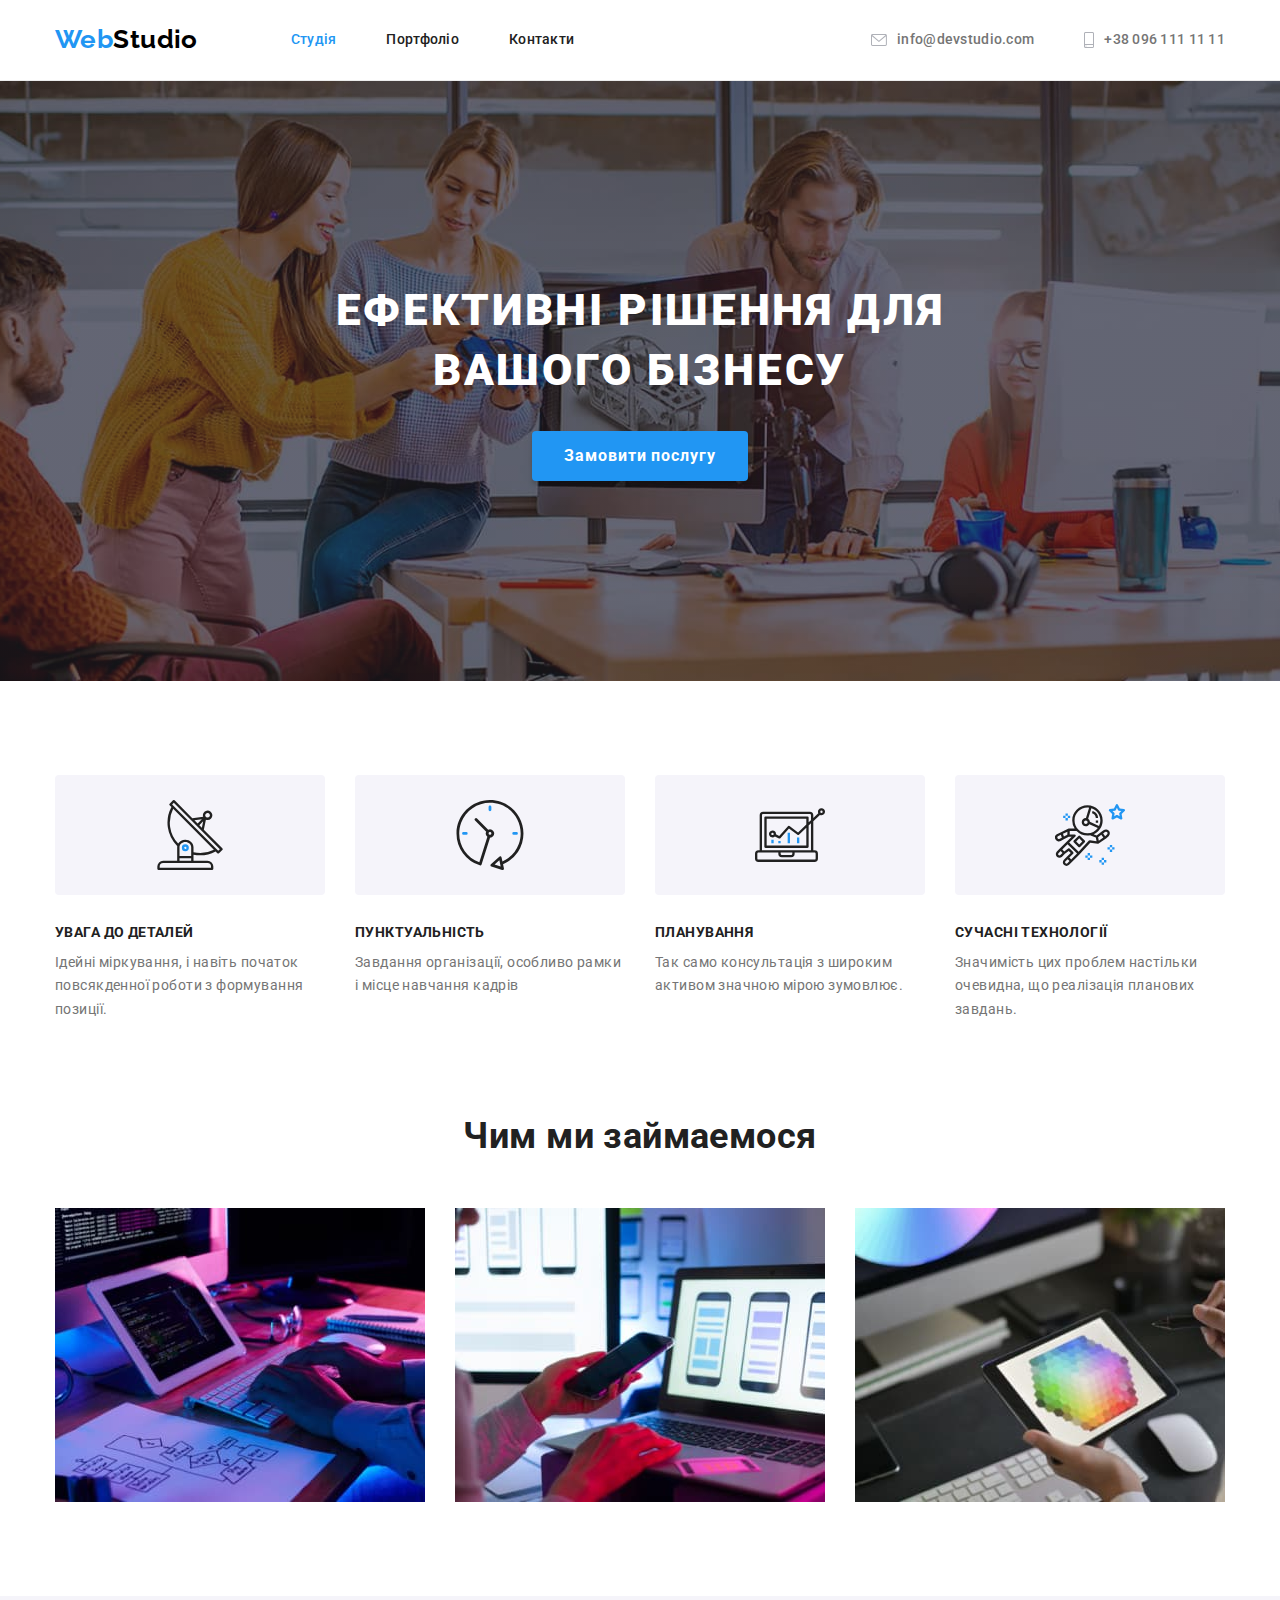
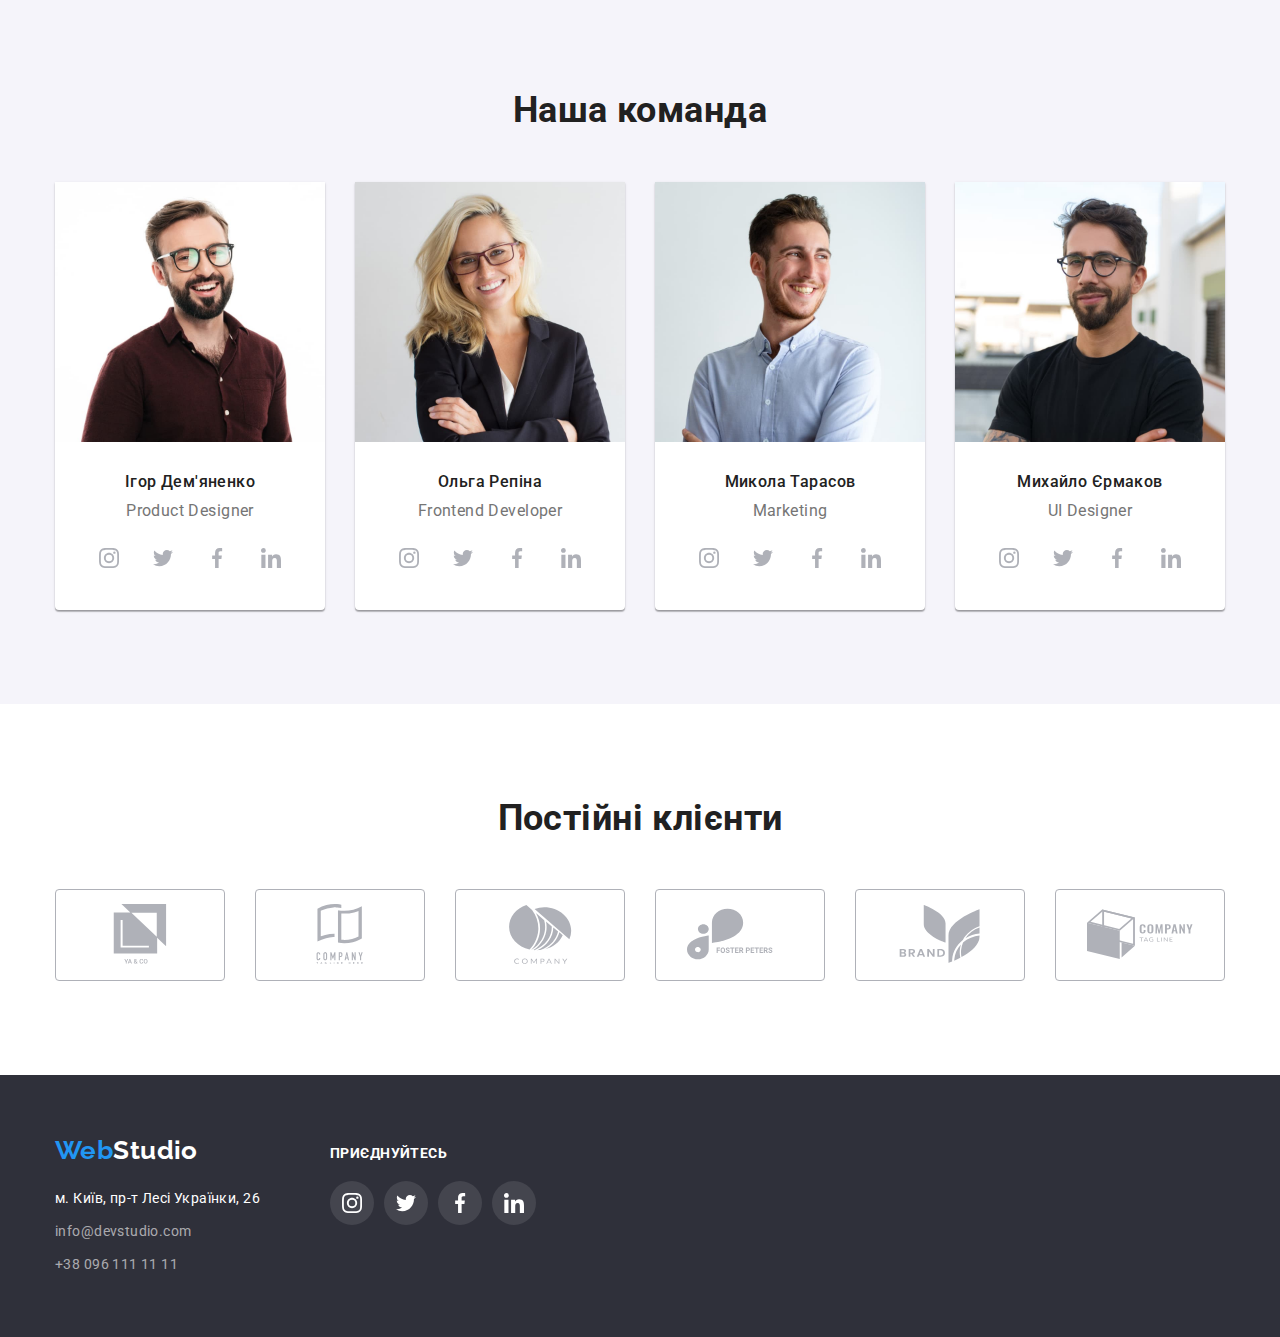
<file: index.html>
<!DOCTYPE html>
<html lang="uk">

<head>
  <meta charset="UTF-8" />
  <meta http-equiv="X-UA-Compatible" content="IE=edge" />
  <meta name="viewport" content="width=device-width, initial-scale=1.0" />
  <title>Студія</title>
  <link rel="preconnect" href="https://fonts.googleapis.com" />
  <link rel="preconnect" href="https://fonts.gstatic.com" crossorigin />
  <link href="https://fonts.googleapis.com/css2?family=Raleway:wght@700&family=Roboto:wght@400;500;700;900&display=swap"
    rel="stylesheet" />
  <link rel="stylesheet"
    href="https://cdnjs.cloudflare.com/ajax/libs/modern-normalize/1.1.0/modern-normalize.min.css" />
  <link rel="stylesheet" href="./css/styles.css" />
</head>

<body>
  <header class="page-header">
    <!-- шапка меню-->
    <div class="container flex">
      <nav class="flex">
        <a class="logo" href="./index.html" lang="en">Web<span class="logo-header">Studio</span></a>
        <ul class="site-nav list flex">
          <li class="item">
            <a class="link accent active" href="./index.html">Студія</a>
          </li>
          <li class="item">
            <a class="link accent" href="./portfolio.html">Портфоліо</a>
          </li>
          <li class="item"><a class="link accent" href="#">Контакти</a></li>
        </ul>
      </nav>
      <!-- Контакты -->
      <ul class="contacts list flex">
        <li class="item">
          <a class="nav-contacts accent contact-icon" href="mailto:info@devstudio.com">
            <svg class="nav-contacks-icon" width="16" height="12">
              <use href="./images/icons/icons.svg#icon-envelope"></use>
            </svg>
            <span>info@devstudio.com</span>
          </a>
        </li>
        <li class="item">
          <a class="nav-contacts accent contact-icon" href="tel:+380961111111">
            <svg class="nav-contacks-icon" width="10" height="16">
              <use href="./images/icons/icons.svg#icon-smartphone"></use>
            </svg>
            <span>+38 096 111 11 11</span>
          </a>
        </li>
      </ul>
    </div>
  </header>
  <main>
    <!-- Секция 1  Герой "Шапка" по Фигме -->
    <section class="hero">
      <h1 class="hero-title">Ефективні рішення для вашого бізнесу</h1>
      <button class="hero-button" type="button">Замовити послугу</button>
    </section>
    <!-- Секция 2 "Особливості" peculiarities -->
    <section class="peculiarities section no-padding-bottom">
      <div class="container">
        <h2 class="section-title visually-hidden">Особливості</h2>
        <ul class="list flex alignment no-center">
          <li>
            <div class="peculiarities-icon">
              <svg width="70" height="70">
                <use href="./images/icons/icons.svg#icon-antenna"></use>
              </svg>
            </div>
            <h3 class="peculiarities-subtitle">Увага до деталей</h3>
            <p class="peculiarities-text">
              Ідейні міркування, і навіть початок повсякденної роботи з
              формування позиції.
            </p>
          </li>
          <li>
            <div class="peculiarities-icon">
              <svg width="70" height="70">
                <use href="./images/icons/icons.svg#icon-clock"></use>
              </svg>
            </div>
            <h3 class="peculiarities-subtitle">Пунктуальність</h3>
            <p class="peculiarities-text">
              Завдання організації, особливо рамки і місце навчання кадрів
            </p>
          </li>
          <li>
            <div class="peculiarities-icon">
              <svg width="70" height="70">
                <use href="./images/icons/icons.svg#icon-diagram"></use>
              </svg>
            </div>
            <h3 class="peculiarities-subtitle">Планування</h3>
            <p class="peculiarities-text">
              Так само консультація з широким активом значною мірою зумовлює.
            </p>
          </li>
          <li>
            <div class="peculiarities-icon">
              <svg width="70" height="70">
                <use href="./images/icons/icons.svg#icon-astronaut"></use>
              </svg>
            </div>
            <h3 class="peculiarities-subtitle">Сучасні технології</h3>
            <p class="peculiarities-text">
              Значимість цих проблем настільки очевидна, що реалізація
              планових завдань.
            </p>
          </li>
        </ul>
      </div>
    </section>
    <!-- Секция 3 "Чим ми займаемося" -->
    <section class="section">
      <div class="container">
        <h2 class="section-title">Чим ми займаемося</h2>
        <ul class="list flex alignment">
          <li>
            <img class="img-block" src="./images/studio/sect3/section3-box1.jpg" alt="Десктопні додатки" width="370" />
          </li>
          <li>
            <img class="img-block" src="./images/studio/sect3/section3-box2.jpg" alt="Мобільні додатки" width="370" />
          </li>
          <li>
            <img class="img-block" src="./images/studio/sect3/section3-box3.jpg" alt="Дизайнерські рішення"
              width="370" />
          </li>
        </ul>
      </div>
    </section>
    <!-- Секция 4 "Наша команда" -->
    <section class="team section">
      <div class="container">
        <h2 class="section-title">Наша команда</h2>
        <ul class="team-list list flex">
          <li class="team-card">
            <img class="img-block" src="./images/studio/sect4/section4-img1.jpg" alt="Фото Ігоря Дем'яненко"
              width="270" />
            <div class="caption">
              <h3 class="team-subtitle">Ігор Дем'яненко</h3>
              <p lang="en" class="team-text">Product Designer</p>

              <ul class="team-card-social-link list flex">
                <li class="list">
                  <a class="team-link" href="" aria-label="Instagram Link">
                    <svg class="social-link" width="20" height="20">
                      <use href="./images/icons/icons.svg#icon-instagram"></use>
                    </svg>
                  </a>
                </li>
                <li class="list">
                  <a class="team-link" href="" aria-label="Twitter Link">
                    <svg class="social-link" width="20" height="20">
                      <use href="./images/icons/icons.svg#icon-twitter"></use>
                    </svg>
                  </a>
                </li>
                <li class="list">
                  <a class="team-link" href="" aria-label="Facebook Link">
                    <svg class="social-link" width="20" height="20">
                      <use href="./images/icons/icons.svg#icon-facebook"></use>
                    </svg>
                  </a>
                </li>
                <li class="list">
                  <a class="team-link" href="" aria-label="Linkedin Link">
                    <svg class="social-link" width="20" height="20">
                      <use href="./images/icons/icons.svg#icon-linkedin"></use>
                    </svg>
                  </a>
                </li>
              </ul>
            </div>
          </li>
          <li class="team-card">
            <img class="img-block" src="./images/studio/sect4/section4-img2.jpg" alt="Фото Ольги Репіной" width="270" />
            <div class="caption">
              <h3 class="team-subtitle">Ольга Репіна</h3>
              <p lang="en" class="team-text">Frontend Developer</p>
              <ul class="team-card-social-link list flex">
                <li class="list">
                  <a class="team-link" href="" aria-label="Instagram Link">
                    <svg class="social-link" width="20" height="20">
                      <use href="./images/icons/icons.svg#icon-instagram"></use>
                    </svg>
                  </a>
                </li>
                <li class="list">
                  <a class="team-link" href="" aria-label="Twitter Link">
                    <svg class="social-link" width="20" height="20">
                      <use href="./images/icons/icons.svg#icon-twitter"></use>
                    </svg>
                  </a>
                </li>
                <li class="list">
                  <a class="team-link" href="" aria-label="Facebook Link">
                    <svg class="social-link" width="20" height="20">
                      <use href="./images/icons/icons.svg#icon-facebook"></use>
                    </svg>
                  </a>
                </li>
                <li class="list">
                  <a class="team-link" href="" aria-label="Linkedin Link">
                    <svg class="social-link" width="20" height="20">
                      <use href="./images/icons/icons.svg#icon-linkedin"></use>
                    </svg>
                  </a>
                </li>
              </ul>
            </div>
          </li>
          <li class="team-card">
            <img class="img-block" src="./images/studio/sect4/section4-img3.jpg" alt="Фото Миколи Тарасова"
              width="270" />
            <div class="caption">
              <h3 class="team-subtitle">Микола Тарасов</h3>
              <p lang="en" class="team-text">Marketing</p>
              <ul class="team-card-social-link list flex">
                <li class="list">
                  <a class="team-link" href="" aria-label="Instagram Link">
                    <svg class="social-link" width="20" height="20">
                      <use href="./images/icons/icons.svg#icon-instagram"></use>
                    </svg>
                  </a>
                </li>
                <li class="list">
                  <a class="team-link" href="" aria-label="Twitter Link">
                    <svg class="social-link" width="20" height="20">
                      <use href="./images/icons/icons.svg#icon-twitter"></use>
                    </svg>
                  </a>
                </li>
                <li class="list">
                  <a class="team-link" href="" aria-label="Facebook Link">
                    <svg class="social-link" width="20" height="20">
                      <use href="./images/icons/icons.svg#icon-facebook"></use>
                    </svg>
                  </a>
                </li>
                <li class="list">
                  <a class="team-link" href="" aria-label="Linkedin Link">
                    <svg class="social-link" width="20" height="20">
                      <use href="./images/icons/icons.svg#icon-linkedin"></use>
                    </svg>
                  </a>
                </li>
              </ul>
            </div>
          </li>
          <li class="team-card">
            <img class="img-block" src="./images/studio/sect4/section4-img4.jpg" alt="Фото Михайла Єрмакова"
              width="270" />
            <div class="caption">
              <h3 class="team-subtitle">Михайло Єрмаков</h3>
              <p lang="en" class="team-text">UI Designer</p>
              <ul class="team-card-social-link list flex">
                <li class="list">
                  <a class="team-link" href="" aria-label="Instagram Link">
                    <svg class="social-link" width="20" height="20">
                      <use href="./images/icons/icons.svg#icon-instagram"></use>
                    </svg>
                  </a>
                </li>
                <li class="list">
                  <a class="team-link" href="" aria-label="Twitter Link">
                    <svg class="social-link" width="20" height="20">
                      <use href="./images/icons/icons.svg#icon-twitter"></use>
                    </svg>
                  </a>
                </li>
                <li class="list">
                  <a class="team-link" href="" aria-label="Facebook Link">
                    <svg class="social-link" width="20" height="20">
                      <use href="./images/icons/icons.svg#icon-facebook"></use>
                    </svg>
                  </a>
                </li>
                <li class="list">
                  <a class="team-link" href="" aria-label="Linkedin Link">
                    <svg class="social-link" width="20" height="20">
                      <use href="./images/icons/icons.svg#icon-linkedin"></use>
                    </svg>
                  </a>
                </li>
              </ul>
            </div>
          </li>
        </ul>
      </div>
    </section>

    <section class="clients section">
      <div class="container">
        <h2 class="section-title">Постійні клієнти</h2>
        <ul class="clients-list list flex">
          <li class="clients-card list">
            <a class="card-accent" href="">
              <svg class="card-accent-icon" width="106" height="60">
                <use href="./images/icons/icons.svg#icon-logo1"></use>
              </svg>
            </a>
          </li>
          <li class="clients-card list">
            <a class="card-accent" href="">
              <svg class="card-accent-icon" width="106" height="60">
                <use href="./images/icons/icons.svg#icon-logo2"></use>
              </svg>
            </a>
          </li>
          <li class="clients-card list">
            <a class="card-accent" href="">
              <svg class="card-accent-icon" width="106" height="60">
                <use href="./images/icons/icons.svg#icon-logo3"></use>
              </svg>
            </a>
          </li>
          <li class="clients-card list">
            <a class="card-accent" href="">
              <svg class="card-accent-icon" width="106" height="60">
                <use href="./images/icons/icons.svg#icon-logo4"></use>
              </svg>
            </a>
          </li>
          <li class="clients-card list">
            <a class="card-accent" href="">
              <svg class="card-accent-icon" width="106" height="60">
                <use href="./images/icons/icons.svg#icon-logo5"></use>
              </svg>
            </a>
          </li>
          <li class="clients-card list">
            <a class="card-accent" href="">
              <svg class="card-accent-icon" width="106" height="60">
                <use href="./images/icons/icons.svg#icon-logo6"></use>
              </svg>
            </a>
          </li>
        </ul>
      </div>
    </section>
  </main>

  <!-- Подвал -->
  <footer class="footer">
    <div class="container">
        <div>
          <a class="logo" href="./index.html" lang="en">Web<span class="logo-footer">Studio</span></a>
          <address class="address">
            <ul class="list">
              <li>
                <a class="address-link" href="https://goo.gl/maps/CPtrU1FHBa2aNyZL9" target="_blank"
                  rel="noopener noreferrer nofollow">м. Київ, пр-т Лесі Українки, 26</a>
              </li>
              <li class="address-indent">
                <a class="footer-contacts accent" href="mailto:info@devstudio.com">info@devstudio.com</a>
              </li>
              <li class="address-indent">
                <a class="footer-contacts accent" href="tel:+380961111111">+38 096 111 11 11</a>
              </li>
            </ul>
        
          </address>
        </div>
    

      <!-- Приєднуйтесь -->

      <div class="footer-social caption no-padding">
        <p class="footer-social-text">Приєднуйтесь</p>

        <ul class="footer-social-list list flex">
          <li class="footer-social-list list">
            <a class="footer-social-link" href="" aria-label="Instagram Link">
              <svg class="svg-social-link" width="20" height="20">
                <use href="./images/icons/icons.svg#icon-instagram"></use>
              </svg>
            </a>
          </li>
          <li class="list">
            <a class="footer-social-link" href="" aria-label="Twitter Link">
              <svg class="svg-social-link" width="20" height="20">
                <use href="./images/icons/icons.svg#icon-twitter"></use>
              </svg>
            </a>
          </li>
          <li class="footer-social-list list">
            <a class="footer-social-link" href="" aria-label="Facebook Link">
              <svg class="svg-social-link" width="20" height="20">
                <use href="./images/icons/icons.svg#icon-facebook"></use>
              </svg>
            </a>
          </li>
          <li class="list">
            <a class="footer-social-link" href="" aria-label="Linkedin Link">
              <svg class="svg-social-link" width="20" height="20">
                <use href="./images/icons/icons.svg#icon-linkedin"></use>
              </svg>
            </a>
          </li>
        </ul>
      </div>
    </div>
  </footer>
</body>

</html>
</file>
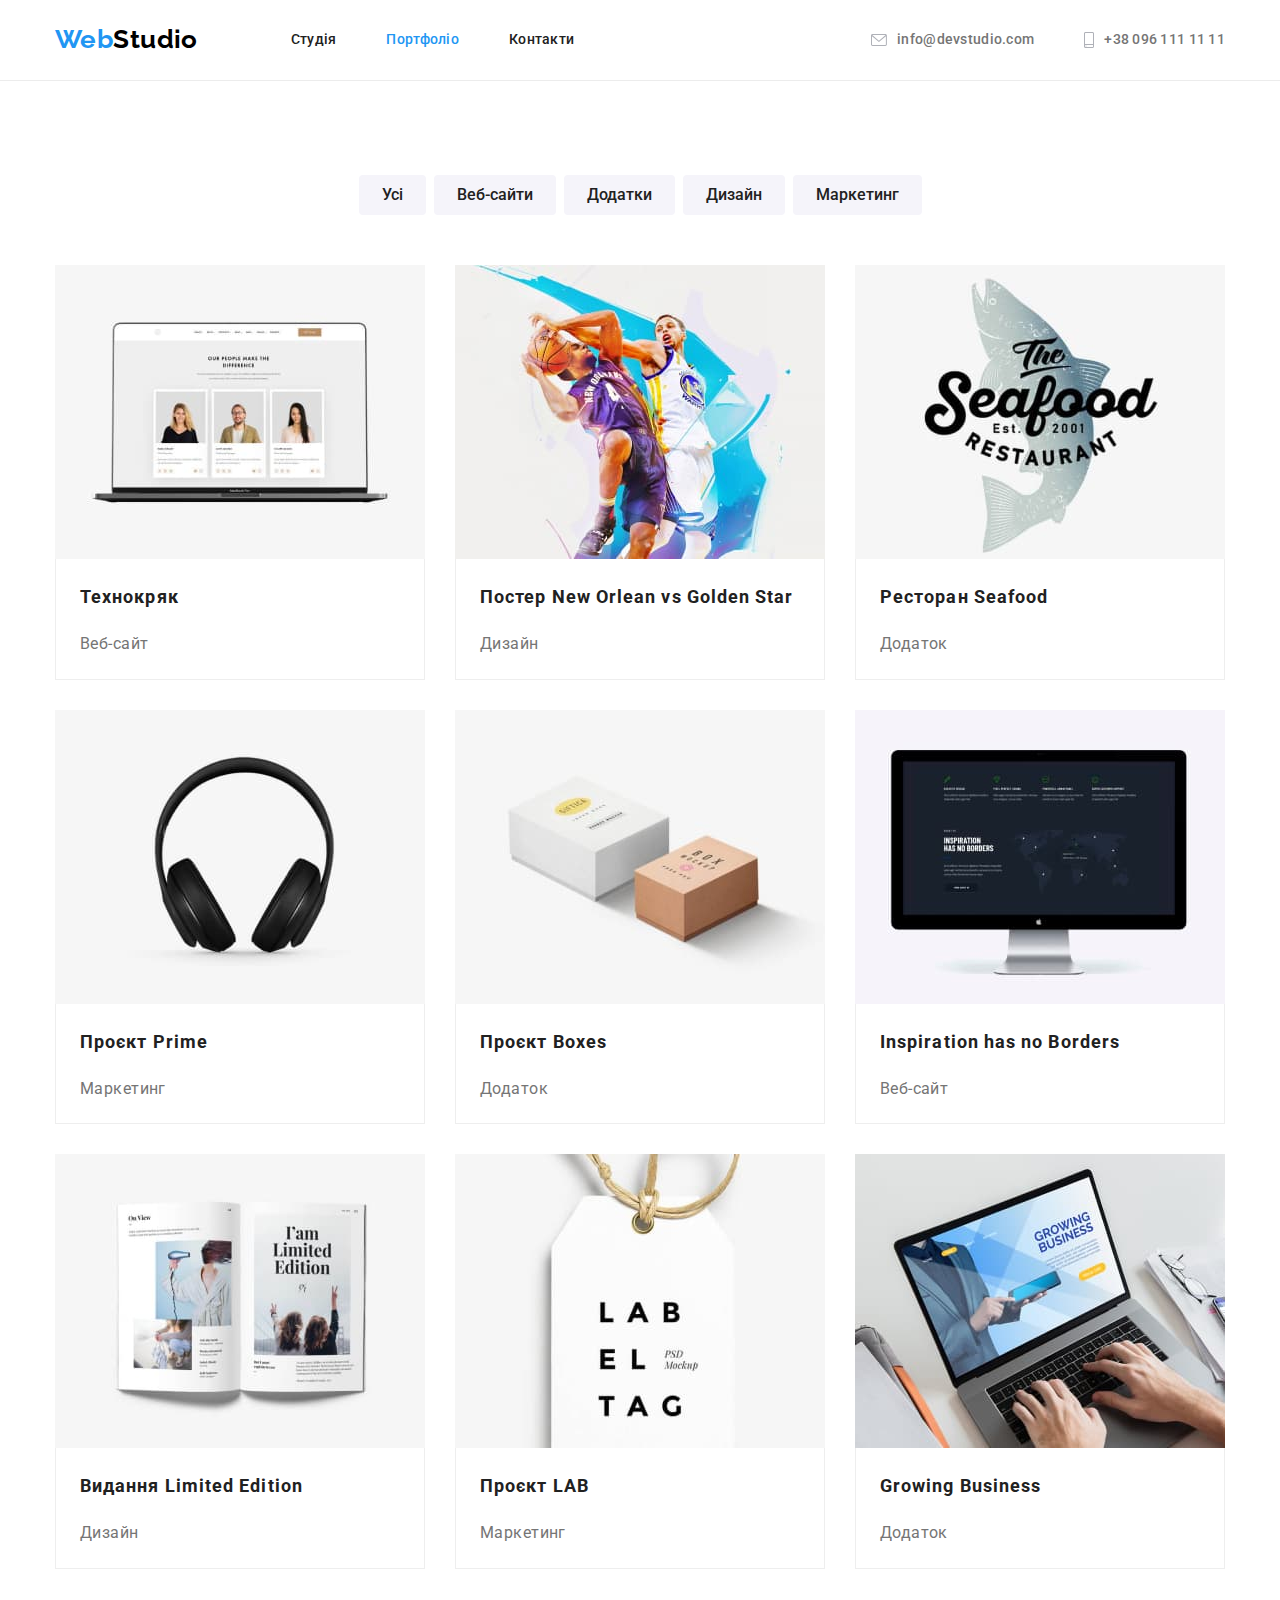
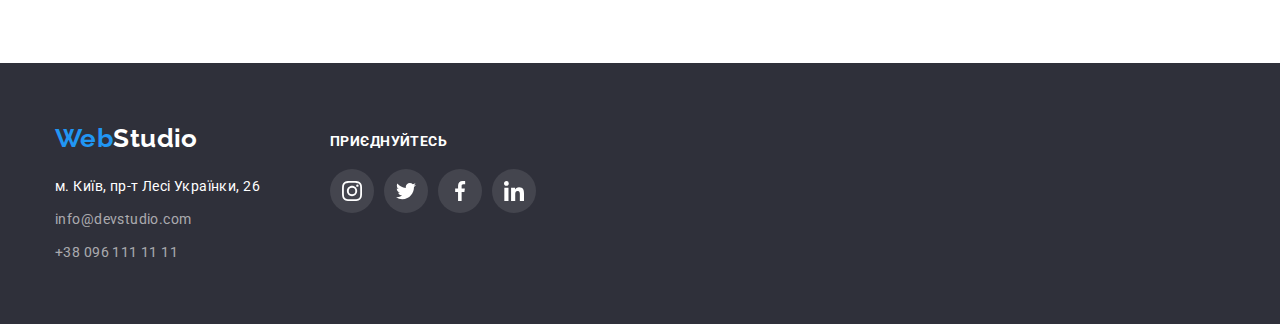
<file: portfolio.html>
<!DOCTYPE html>
<html lang="uk">

<head>
  <meta charset="UTF-8" />
  <meta http-equiv="X-UA-Compatible" content="IE=edge" />
  <meta name="viewport" content="width=device-width, initial-scale=1.0" />
  <title>Портфоліо</title>
  <link rel="preconnect" href="https://fonts.googleapis.com" />
  <link rel="preconnect" href="https://fonts.gstatic.com" crossorigin />
  <link href="https://fonts.googleapis.com/css2?family=Raleway:wght@700&family=Roboto:wght@400;500;700;900&display=swap"
    rel="stylesheet" />
  <link rel="stylesheet"
    href="https://cdnjs.cloudflare.com/ajax/libs/modern-normalize/1.1.0/modern-normalize.min.css" />
  <link rel="stylesheet" href="./css/styles.css" />
</head>

<body>
  <header class="page-header">
    <!-- шапка меню-->
    <div class="container flex">
      <nav class="flex">
        <a class="logo" href="./index.html" lang="en"
          >Web<span class="logo-header">Studio</span></a
        >
        <ul class="site-nav list flex">
          <li class="item">
            <a class="link accent" href="./index.html">Студія</a>
          </li>
          <li class="item">
            <a class="link accent active" href="./portfolio.html">Портфоліо</a>
          </li>
          <li class="item"><a class="link accent" href="#">Контакти</a></li>
        </ul>
      </nav>
      <!-- Контакты -->
      <ul class="contacts list flex">
        <li class="item">
          <a
            class="nav-contacts accent contact-icon"
            href="mailto:info@devstudio.com"
          >
            <svg class="nav-contacks-icon" width="16" height="12">
              <use href="./images/icons/icons.svg#icon-envelope"></use>
            </svg>
            <span>info@devstudio.com</span>
          </a>
        </li>
        <li class="item">
          <a
            class="nav-contacts accent contact-icon"
            href="tel:+380961111111"
          >
            <svg class="nav-contacks-icon" width="10" height="16">
              <use href="./images/icons/icons.svg#icon-smartphone"></use>
            </svg>
            <span>+38 096 111 11 11</span>
          </a>
        </li>
      </ul>
    </div>
  </header>
  <main>
    <section class="section">
      <div class="container">
        <h1 class="hero-title visually-hidden">Наші Проєкти</h1>
        <!--Меню filters -->

        <ul class="buttons list flex btn-flex">
          <li class="item">
            <button class="portfolio-button" type="button">
              Усі
            </button>
          </li>
          <li class="item">
            <button class="portfolio-button" type="button">
              Веб-сайти
            </button>
          </li>
          <li class="item">
            <button class="portfolio-button" type="button">Додатки</button>
          </li>
          <li class="item">
            <button class="portfolio-button" type="button">Дизайн</button>
          </li>
          <li class="item">
            <button class="portfolio-button" type="button">
              Маркетинг
            </button>
          </li>
        </ul>


        <!-- Список проектов -->
        <!-- <div class="flex-container"> -->
        <ul class="projects list flex-container">
          <li class="project">
            <img class="img-block" src="./images/portfolio/technocrack-website.jpg" alt="Приклад веб-сайту Технокряк"
              width="370" height="294" />
            <div class="project-caption">
              <h2 class="projects-title">Технокряк</h2>
              <p class="projects-text">Веб-сайт</p>
            </div>
          </li>
          <li class="project">
            <img class="img-block" src="./images/portfolio/poster.jpg" alt="Постер New Orlean vs Golden Star"
              width="370" height="294" />
            <div class="project-caption">
              <h2 class="projects-title">
                Постер <span lang="en">New Orlean vs Golden Star</span>
              </h2>
              <p class="projects-text">Дизайн</p>
            </div>
          </li>
          <li class="project">
            <img class="img-block" src="./images/portfolio/restaurant.jpg" alt="Додаток Ресторан Seafood" width="370"
              height="294" />
            <div class="project-caption">
              <h2 class="projects-title">
                Ресторан <span lang="en">Seafood</span>
              </h2>
              <p class="projects-text">Додаток</p>
            </div>
          </li>
          <li class="project">
            <img class="img-block" src="./images/portfolio/prime-project.jpg" alt="Проєкт Prime" width="370"
              height="294" />
            <div class="project-caption">
              <h2 class="projects-title">
                Проєкт <span lang="en">Prime</span>
              </h2>
              <p class="projects-text">Маркетинг</p>
            </div>
          </li>
          <li class="project">
            <img class="img-block" src="./images/portfolio/project-boxes.jpg" alt="Проєкт Boxes" width="370"
              height="294" />
            <div class="project-caption">
              <h2 class="projects-title">
                Проєкт <span lang="en">Boxes</span>
              </h2>
              <p class="projects-text">Додаток</p>
            </div>
          </li>
          <li class="project">
            <img class="img-block" src="./images/portfolio/inspiration-has-no-borders.jpg"
              alt="Веб-сайт Inspiration has no Borders" width="370" height="294" />
            <div class="project-caption">
              <h2 class="projects-title">
                <span lang="en">Inspiration has no Borders</span>
              </h2>
              <p class="projects-text">Веб-сайт</p>
            </div>
          </li>
          <li class="project">
            <img class="img-block" src="./images/portfolio/limited-edition.jpg" alt="Видання Limited Edition"
              width="370" height="294" />
            <div class="project-caption">
              <h2 class="projects-title">
                Видання <span lang="en">Limited Edition</span>
              </h2>
              <p class="projects-text">Дизайн</p>
            </div>
          </li>
          <li class="project">
            <img class="img-block" src="./images/portfolio/lab.jpg" alt="Проєкт LAB" width="370" height="294" />
            <div class="project-caption">
              <h2 class="projects-title">Проєкт <span lang="en">LAB</span></h2>
              <p class="projects-text">Маркетинг</p>
            </div>
          </li>
          <li class="project">
            <img class="img-block" src="./images/portfolio/growing-business.jpg" alt="Додаток Growing Business"
              width="370" height="294" />
            <div class="project-caption">
              <h2 class="projects-title">
                <span lang="en">Growing Business</span>
              </h2>
              <p class="projects-text">Додаток</p>
            </div>
          </li>
        </ul>
        <!-- </div> -->
      </div>
    </section>
  </main>
  <!-- Подвал -->
  <footer class="footer">
    <div class="container">
        <div>
          <a class="logo" href="./index.html" lang="en">Web<span class="logo-footer">Studio</span></a>
          <address class="address">
            <ul class="list">
              <li>
                <a class="address-link" href="https://goo.gl/maps/CPtrU1FHBa2aNyZL9" target="_blank"
                  rel="noopener noreferrer nofollow">м. Київ, пр-т Лесі Українки, 26</a>
              </li>
              <li class="address-indent">
                <a class="footer-contacts accent" href="mailto:info@devstudio.com">info@devstudio.com</a>
              </li>
              <li class="address-indent">
                <a class="footer-contacts accent" href="tel:+380961111111">+38 096 111 11 11</a>
              </li>
            </ul>
        
          </address>
        </div>
    

      <!-- Приєднуйтесь -->

      <div class="footer-social caption no-padding">
        <p class="footer-social-text">Приєднуйтесь</p>

        <ul class="footer-social-list list flex">
          <li class="footer-social-list list">
            <a class="footer-social-link" href="" aria-label="Instagram Link">
              <svg class="svg-social-link" width="20" height="20">
                <use href="./images/icons/icons.svg#icon-instagram"></use>
              </svg>
            </a>
          </li>
          <li class="list">
            <a class="footer-social-link" href="" aria-label="Twitter Link">
              <svg class="svg-social-link" width="20" height="20">
                <use href="./images/icons/icons.svg#icon-twitter"></use>
              </svg>
            </a>
          </li>
          <li class="footer-social-list list">
            <a class="footer-social-link" href="" aria-label="Facebook Link">
              <svg class="svg-social-link" width="20" height="20">
                <use href="./images/icons/icons.svg#icon-facebook"></use>
              </svg>
            </a>
          </li>
          <li class="list">
            <a class="footer-social-link" href="" aria-label="Linkedin Link">
              <svg class="svg-social-link" width="20" height="20">
                <use href="./images/icons/icons.svg#icon-linkedin"></use>
              </svg>
            </a>
          </li>
        </ul>
      </div>
    </div>
  </footer>
</body>

</html>
</file>
<file: css/styles.css>
:root {
  --priority-text-color: #757575;
  --title-text-color: #212121;
  --accent-color: #2196f3;
  --borders-color: #ececec;
  --hero-footer-background: #2f303a;
  --page-background: #ffffff;
  --logo-header: #000000;
  --logo-footer: #ffffff;
  --hero: #ffffff;
  --team-background: #f5f4fa;
  --address-color: rgba(255, 255, 255, 0.6);
  --team-box-shadow: 0px 1px 3px rgba(0, 0, 0, 0.12),
    0px 1px 1px rgba(0, 0, 0, 0.14), 0px 2px 1px rgba(0, 0, 0, 0.2);
  --portfolio-box-shadow: 0px 3px 1px rgba(0, 0, 0, 0.1),
    0px 1px 2px rgba(0, 0, 0, 0.08), 0px 2px 2px rgba(0, 0, 0, 0.12);
  --project-border: #eeeeee;
  --hero-box-shadow: 0px 4px 4px rgba(0, 0, 0, 0.15);
  --hero-button-active: #188ce8;
  --clients: #afb1b8;
  --bg-img: #c4c4c4;
}

/* Подключается через modern-normalize.min.css */
/* html {
    box-sizing: border-box;
}

  *,
  *::before,
  *::after {
    box-sizing: inherit;
} */

body {
  font-family: "Roboto", sans-serif;
  font-size: 14px;
  letter-spacing: 0.03em;
  background-color: var(--page-background);
  color: var(--priority-text-color);
}

/* Утилиты */
/* Сброс верхних отступов в заголовках, тексте и списках */
h1,
h2,
h3,
p,
ul {
  margin: 0;
  padding: 0;
}

.page-header {
  border-bottom: 1px solid var(--borders-color);
}

.container {
  width: 1200px;
  margin: 0 auto;
  padding: 0 15px;
}

/* Для расположения меню по центру */
.flex-container,
.flex {
  display: flex;
  align-items: center;
}

/* Для ссылок падинги */
.link,
.nav-contacts {
  display: block;
  padding-top: 32px;
  padding-bottom: 32px;
}

/* Отступ от логотипа */
.site-nav {
  margin-left: 93px;
}

/* Ссылка-Логотип  */
.logo {
  font-family: "Raleway";
  font-weight: 700;
  font-size: 26px;
  line-height: 1.22;
  color: var(--accent-color);
  display: inline-block;
}

/* Текст Studio */
.logo-header {
  color: var(--logo-header);
}

.logo-footer {
  color: var(--logo-footer);
}

/* Сброс точек списка */
.list,
.buttons.list,
.projects.list {
  list-style: none;
}

/* Меню навигации */
.link,
.nav-contacts {
  font-weight: 500;
  line-height: 1.14;
  letter-spacing: 0.02em;
  color: var(--title-text-color);
}

/* Отступы в новигации */
/* .site-nav .item:not(:last-child) {
margin-right: 50px;
} */
.site-nav > .item + .item,
.flex > .item + .item {
  margin-left: 50px;
}

/* Ссылки в навигации */
.logo,
.accent {
  text-decoration: none;
}

/* Цвет наведения на ссылку*/
.active,
.accent:hover,
.accent:focus {
  color: var(--accent-color);
}

.nav-contacts,
.nav-contacks-icon {
  color: var(--priority-text-color);
}

/* {
    fill: var(--priority-text-color)
} */

.contact-icon:hover .nav-contacks-icon,
.contact-icon:focus .nav-contacks-icon {
  fill: var(--accent-color);
}
/* Выравнивание у левому краю */
.contacts {
  margin-left: auto;
}

.contact-icon {
  display: flex;
  align-items: center;
  gap: 10px;
}

/* Секция Герой */
.hero {
  max-width: 1600px;
  margin-left: auto;
  margin-right: auto;
  text-align: center;
  padding-top: 200px;
  padding-bottom: 200px;

  background-color: var(--bg-img);
  background: linear-gradient(
      to right,
      rgba(47, 48, 58, 0.4),
      rgba(47, 48, 58, 0.4)
    ),
    url(../images/icons/hero.jpg);
  background-size: cover;
  background-position: center;
  background-repeat: no-repeat;
}

.hero-title {
  width: 696px;
  margin-left: auto;
  margin-right: auto;
  margin-bottom: 30px;
  font-weight: 900;
  font-size: 44px;
  line-height: 1.36;
  letter-spacing: 0.06em;
  text-transform: uppercase;
  color: var(--hero);
}

/* Кнопка */
.hero-button {
  min-width: 216px;
  display: inline-block;
  padding: 10px 32px;
  font-weight: 700;
  font-size: 16px;
  line-height: 1.88;
  letter-spacing: 0.06em;
  color: var(--logo-footer);
  border-radius: 4px;
  background-color: var(--accent-color);
  border: 0;
  box-shadow: var(--hero-box-shadow);
  cursor: pointer;
}

.hero-button:active {
  background: var(--hero-button-active);
}

/* Секции */
.section {
  padding-top: 94px;
  padding-bottom: 94px;
}

/* Заголовки секций h2 */
.section-title {
  font-size: 36px;
  line-height: 1.16;
  text-align: center;
  color: var(--title-text-color);
  margin-bottom: 50px;
}

/* Скрытие заголовка */
.visually-hidden {
  position: absolute;
  white-space: nowrap;
  width: 1px;
  height: 1px;
  overflow: hidden;
  border: 0;
  padding: 0;
  clip: rect(0 0 0 0);
  clip-path: inset(50%);
  margin: -1px;
}

/* Особливості  сброс нижнего паддинга*/
.no-padding-bottom {
  padding-bottom: 0;
}

.no-center {
  align-items: normal;
}

/* Иконки секции Особливості через SVG*/

.peculiarities-icon {
  display: flex;
  justify-content: center;
  align-items: center;
  height: 120px;
  border-radius: 4px;
  margin-bottom: 30px;
  background-color: var(--team-background);
}

/* Иконки секции Особливості через ::before */
/* Дать ли peculiarities-item icon-clock */
/* .peculiarities-item::before {
    content: "";
    display: block;
    height: 120px;
    background-size: 70px;
    background-repeat: no-repeat;
    background-position: center;
    border-radius: 4px;
    margin-bottom: 30px;
    background-color: var(--team-background);
} 

.icon-antena::before {
    background-image: url(../images/icons/antenna.svg) ;
}
.icon-clock::before {
    background-image: url(../images/icons/clock.svg) ;
}
.icon-diagram::before {
    background-image: url(../images/icons/diagram.svg) ;
}
.icon-astronaut::before {
    background-image: url(../images/icons/astronaut.svg) ;
} */

/* Заголовки h3 Секции "Особенности"*/
.peculiarities-subtitle {
  margin-bottom: 10px;
  font-size: 14px;
  line-height: 1.14;
  text-transform: uppercase;
  color: var(--title-text-color);
}

/* текст Секции "Особенности" */
.peculiarities-text {
  width: 270px;
  line-height: 1.7;
}

/* Секция Чим ми займаемося */
/* Снятие пробела у фото */
.img-block {
  display: block;
}
.alignment,
.team-list,
.clients-list {
  justify-content: space-between;
}
/* Секция Наша команда */
.team {
  background-color: var(--team-background);
}

.team-card {
  width: 270px;
  /* height: 368px; */
  background: var(--page-background);
  box-shadow: var(--team-box-shadow);
  border-radius: 0px 0px 4px 4px;
}

.caption {
  padding-top: 30px;
  padding-bottom: 30px;
}
.team-subtitle {
  margin-bottom: 10px;
  font-weight: 500;
  font-size: 16px;
  line-height: 1.19;
  text-align: center;
  color: var(--title-text-color);
}

.team-text {
  font-size: 16px;
  line-height: 1.19;
  text-align: center;
  margin-bottom: 16px;
}

.team-card-social-link {
  justify-content: center;
  gap: 10px;
}
/* Объединение для выравнивания */
.content {
  margin-top: 30px;
  margin-bottom: 30px;
}

/* Соцсети  Наша команда*/
.team-link,
.footer-social-link {
  width: 44px;
  height: 44px;
  display: flex;
  justify-content: center;
  align-items: center;
  border-radius: 50%;
}

.team-link {
  border: 1px solid var(--page-background);
}

.footer-social-link {
  background-color: rgba(255, 255, 255, 0.1);
}
.footer-social-link:hover {
  background-color: var(--accent-color);
}
.team-link:hover,
.team-link:focus {
  background-color: var(--accent-color);
}

.social-link {
  fill: var(--clients);
}
.social-link:hover,
.social-link:focus {
  fill: var(--logo-footer);
}
.team-link:hover .social-link,
.team-link:focus .social-link {
  fill: var(--logo-footer);
}

/* Секция Постійні клієнти */

/* li */
.clients-card {
  display: flex;
  justify-content: center;
  align-items: center;
  width: 170px;
  height: 92px;
  border: 1px solid var(--clients);
  border-radius: 4px;
}

.clients-card:hover,
.clients-card:focus {
  border: 1px solid var(--accent-color);
}

/* Секция Наша команда svg без ховера */
.contact-icon,
.card-accent-icon,
.card-accent-icon {
  fill: var(--clients);
}

.card-accent:hover,
.card-accent-icon:hover,
.card-accent-icon:focus {
  fill: var(--accent-color);
}
.clients-card:hover .card-accent-icon,
.clients-card:focus .card-accent-icon {
  fill: var(--accent-color);
}

/* Футер */
.footer {
  padding-top: 60px;
  padding-bottom: 60px;
  background: var(--hero-footer-background);
}
.address {
  margin-top: 20px;
}

.address-indent {
  margin-top: 9px;
}
.address-link,
.footer-contacts {
  font-style: normal;
  line-height: 1.7;
  color: var(--logo-footer);
  text-decoration: none;
}

.footer-contacts {
  color: var(--address-color);
}

/* Приєднуйтесь */

.footer-social-text {
  font-weight: 700;
  line-height: calc(16 / 14);
  text-transform: uppercase;
  color: var(--hero);

  margin-bottom: 20px;
  padding-top: 10px;
}

.svg-social-link {
  fill: var(--logo-footer);
}

.team-link:hover .team-link:focus {
  fill: var(--logo-footer);
}
/* Страница Портфолио */
/* Кнопки */
.btn-flex {
  display: flex;
  justify-content: center;
  margin-bottom: 50px;
}
.portfolio-button {
  display: inline-block;
  border: 1px solid transparent;
  border-radius: 4px;
  padding: 6px 22px;

  color: var(--title-text-color);
  background: var(--team-background);

  /* font-family: inherit; */
  font-weight: 500;
  font-size: 16px;
  line-height: 1.6;
  text-align: center;
  cursor: pointer;
}

.buttons .item:not(:first-child) {
  margin-left: 8px;
}
/* Активная кнопка */
.portfolio-button.active,
.portfolio-button:hover,
portfolio-button:focus {
  /* padding: 6px 25px; */
  color: var(--logo-footer);
  background: var(--accent-color);
  box-shadow: var(--portfolio-box-shadow);
}

/* .portfolio-button.active {

    padding: 6px 25px;
    color: var(--logo-footer);
    background: var(--accent-color);
    box-shadow: var(--portfolio-box-shadow);
} */
/* flex-container */
.flex-container {
  flex-wrap: wrap;
  /* margin: -15px; */
}

.project-caption {
  padding: 20px 24px;
  border-right: 1px solid var(--project-border);
  border-left: 1px solid var(--project-border);
  border-bottom: 1px solid var(--project-border);
}
/* Заголовки h2 Проектов */
.projects-title {
  font-size: 18px;
  line-height: 2;
  letter-spacing: 0.06em;
  color: var(--title-text-color);
  margin-bottom: 4px;
}

.projects-text {
  font-size: 16px;
  line-height: 1.87;
  padding-top: 10px;
}

.project {
  width: calc((100% - 60px) / 3);
  margin-right: 30px;
  margin-bottom: 30px;
  background: var(--page-background);
  /* border: 1px solid var(--project-border); */
}

.project:hover,
.project:focus {
  border: 1px solid #eeeeee;
  box-shadow: 0px 1px 1px rgba(0, 0, 0, 0.12),
              0px 4px 4px rgba(0, 0, 0, 0.06),
              1px 4px 6px rgba(0, 0, 0, 0.16);
}

/* Каждый третий */
.project:nth-child(3n) {
  margin-right: 0;
}

/* Последние 3 элемента */
.project:nth-last-child(-n + 3) {
  margin-bottom: 0;
}

.team-card-social-list,
.footer-social-list {
  justify-content: center;
}

.footer .container {
  display: flex;
  justify-content: left;
  gap: 70px;
}

.footer-social-list  {
  gap: 10px;
}
.no-padding {
  padding: 0;
}
</file>
